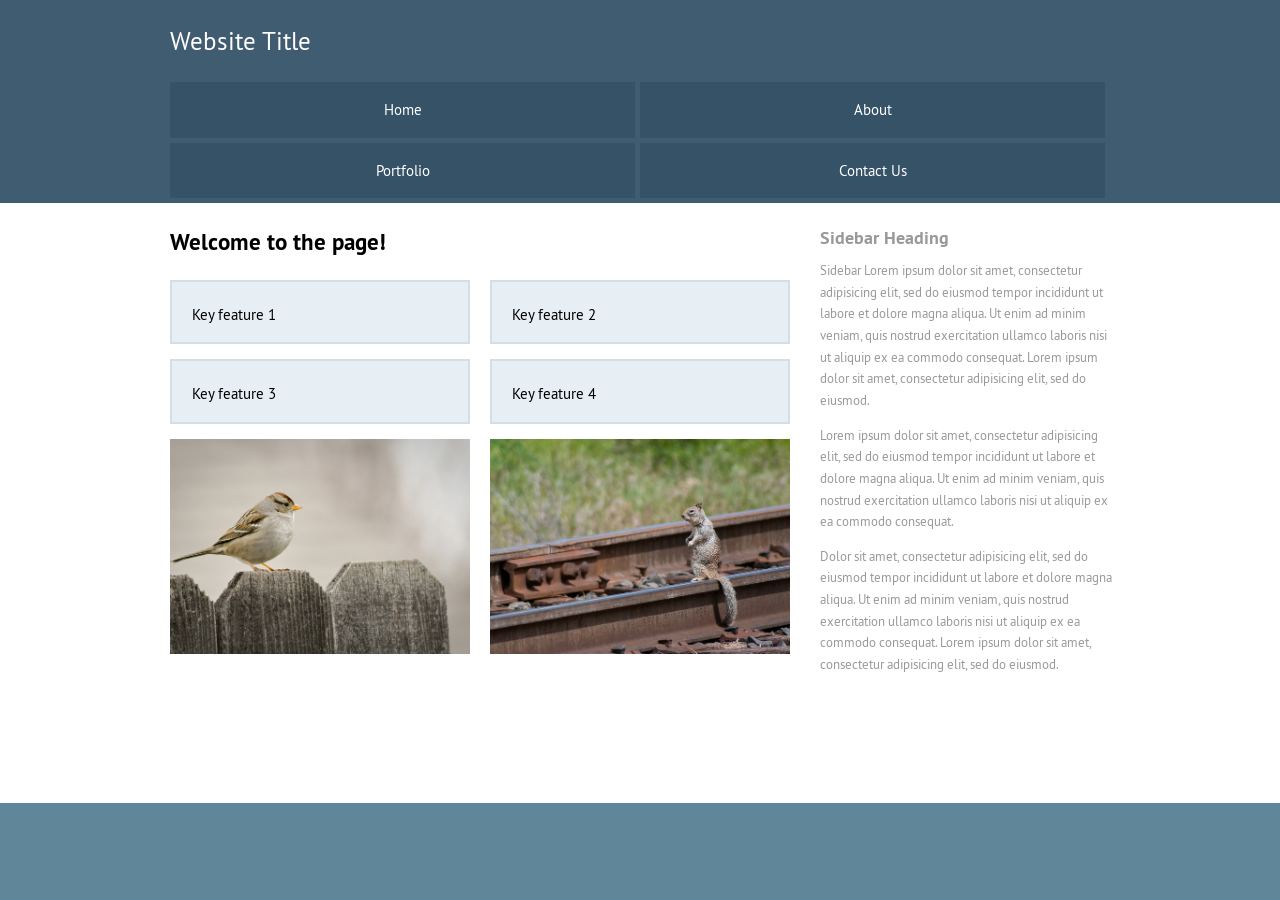
<file: hw11/index.html>
<!DOCTYPE html>
<html>

<head>
	<meta charset="utf-8">
	<title>Learning RWD</title>
	<meta name="viewport" content="width=device-width, initial-scale=1">
	<link rel="stylesheet" href="css/normalize.css">
	<link rel="stylesheet" href="css/style.css">
</head>

<body>

	<header class="header section">
		<div class="container">

			<h1 class="header__title">Website Title</h1>
			<p class="header__slogan show-large">Website slogan included here.</p>

			<nav class="nav">
				<ul class="nav__list">
					<li class="nav__item"><a class="nav__link" href="#">Home</a></li>
					<li class="nav__item"><a class="nav__link" href="#">About</a></li>
					<li class="nav__item"><a class="nav__link" href="#">Portfolio</a></li>
					<li class="nav__item show-large"><a class="nav__link" href="#">FAQs</a></li>
					<li class="nav__item show-large"><a class="nav__link" href="#">Links</a></li>
					<li class="nav__item"><a class="nav__link" href="#">Contact Us</a></li>
				</ul>
			</nav>
		</div><!-- /container -->

	</header>

	<div class="content-area section">
		<div class="container">
		
		<div class="row">
			<div class="col col-md-8">
				

		<h2>Welcome to the page!</h2>
		<div class="row">
				<div class="col col-sm-6">
					<div class="box-a">
						<p>Key feature 1</p>
					</div>
				</div>
				<div class="col col-sm-6">
					<div class="box-a">
						<p>Key feature 2</p>
					</div>
				</div>
				<div class="col col-sm-6">
					<div class="box-a">
						<p>Key feature 3</p>
					</div>
				</div>
				<div class="col col-sm-6">
					<div class="box-a">
						<p>Key feature 4</p>
					</div>
				</div>
			</div>

			<!-- row -->
			<div class="row">

				<!-- col -->
				<div class="col col-xs-6">
					<img src="images/bird.jpg">
				</div><!-- /col -->

				<!-- col -->
				<div class="col col-xs-6">
					<img src="images/squirrel.jpg">
				</div><!-- /col -->

			</div><!-- /row -->
		</div>

			<div class="sidebar col-md-4">
				<h3>Sidebar Heading</h3>
				<p>Sidebar Lorem ipsum dolor sit amet, consectetur adipisicing elit, sed do eiusmod tempor incididunt ut labore et
					dolore magna aliqua. Ut enim ad minim veniam, quis nostrud exercitation ullamco laboris nisi ut aliquip ex ea
					commodo consequat. Lorem ipsum dolor sit amet, consectetur adipisicing elit, sed do eiusmod.</p>

				<p>Lorem ipsum dolor sit amet, consectetur adipisicing elit, sed do eiusmod tempor incididunt ut labore et dolore
					magna aliqua. Ut enim ad minim veniam, quis nostrud exercitation ullamco laboris nisi ut aliquip ex ea commodo
					consequat.</p>

				<p>Dolor sit amet, consectetur adipisicing elit, sed do eiusmod tempor incididunt ut labore et dolore magna aliqua.
					Ut enim ad minim veniam, quis nostrud exercitation ullamco laboris nisi ut aliquip ex ea commodo consequat. Lorem
					ipsum dolor sit amet, consectetur adipisicing elit, sed do eiusmod.</p>
			</div>
		</div><!-- /container -->

	</div>

	<footer class="footer">
		<p>&copy; 2018 - This is the footer.</p>
	</footer>


</body>

</html>
</file>
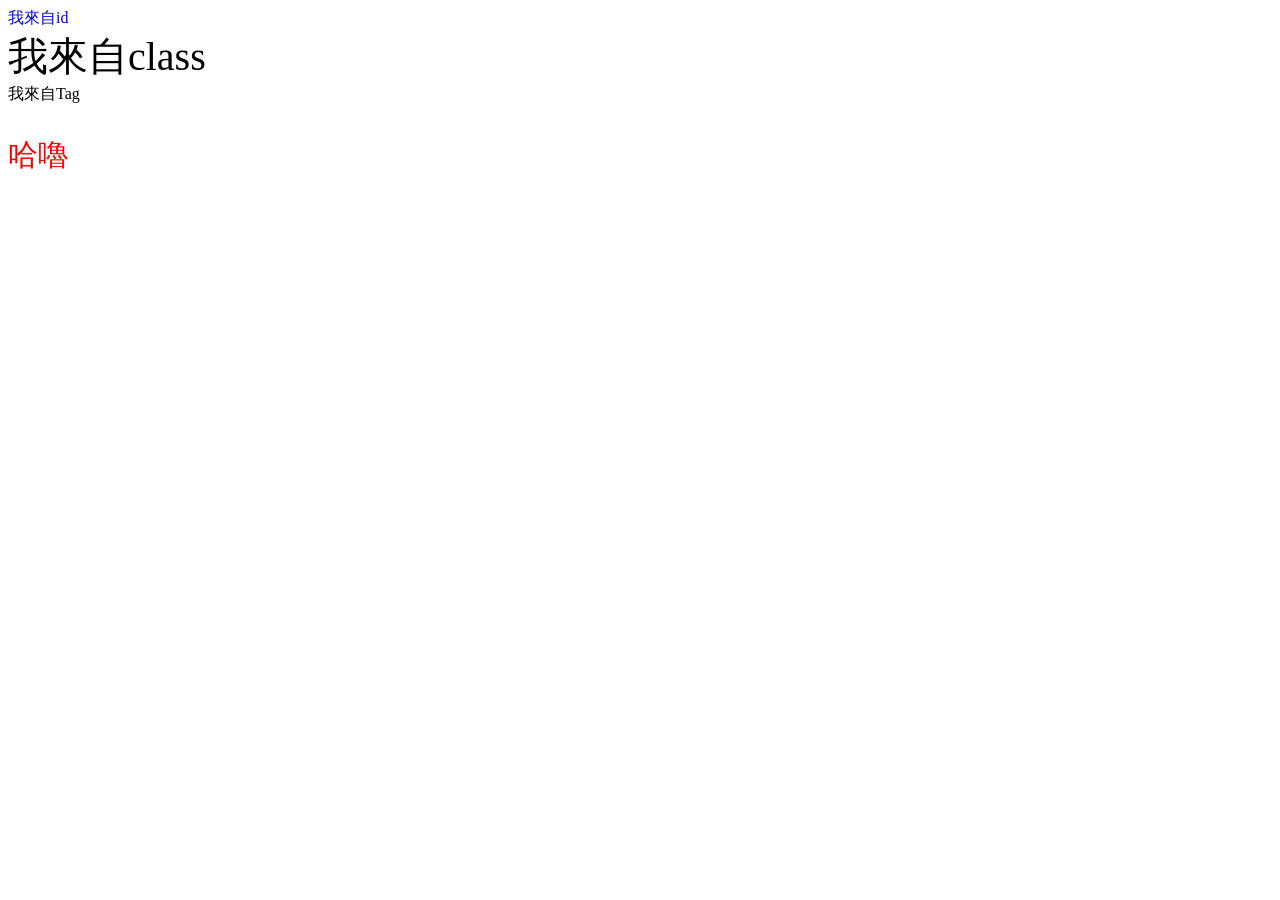
<file: hw3/index.html>
<!DOCTYPE html>
<html>
<head>
	<meta charset="utf-8">
		<title>咕咕嘎嘎</title>
</head>
	
<body>
	<div id="byid"></div>
	<div class="byClass"></div>
	<div></div>
	<p></p>

<script type="text/javascript" src="js/script.js"></script>
</body>
</html>
</file>
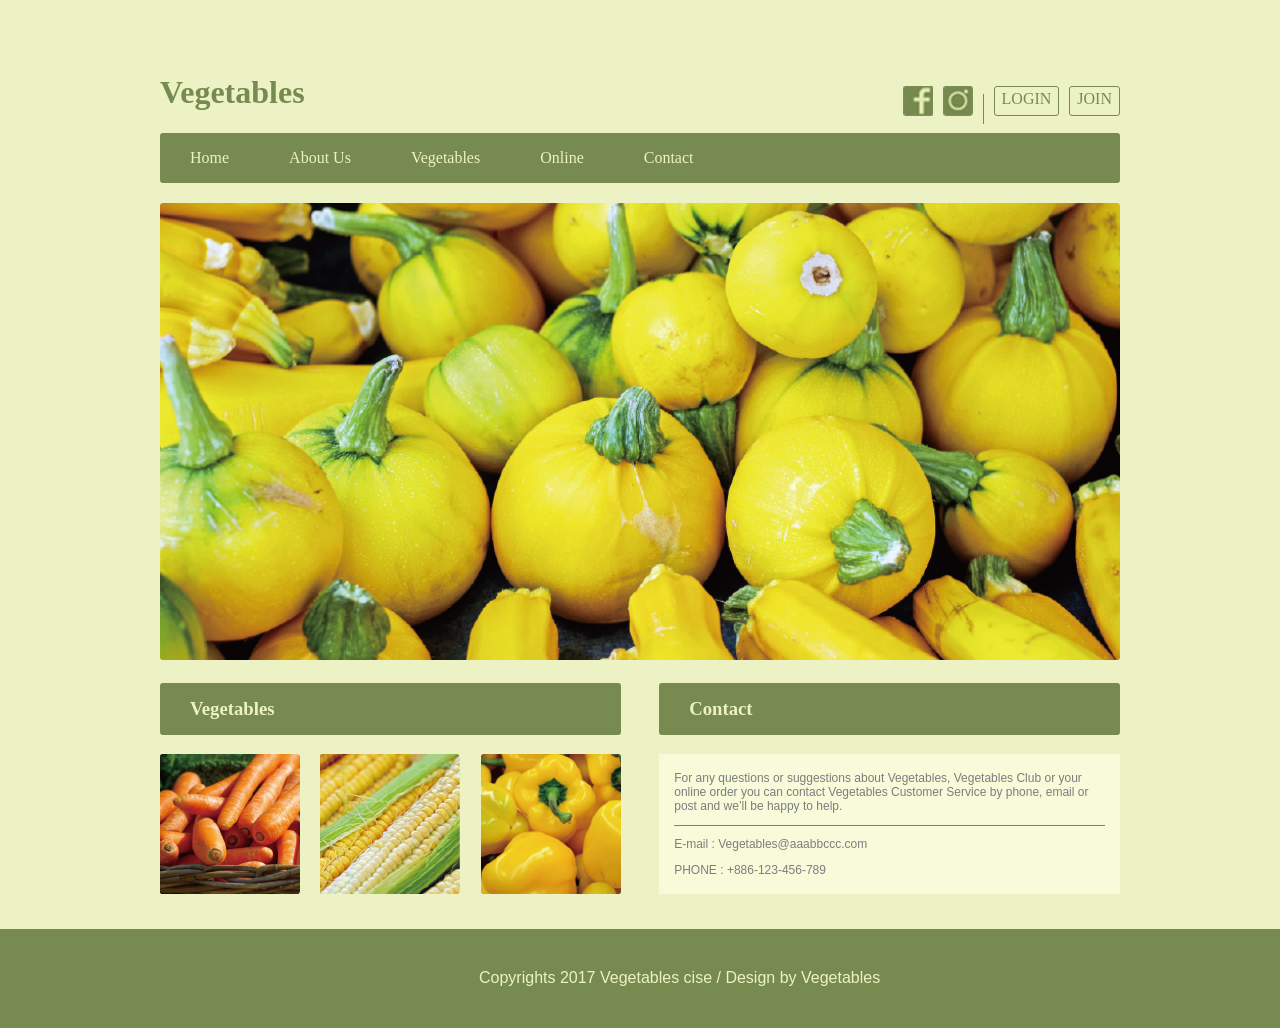
<file: hw4/index.html>
<!DOCTYPE html>
<html>
<head>
	<meta charset="utf-8">
		<title>網頁設計hw4</title>
		<link rel="stylesheet" type="text/css" href="css/style.css">
</head>

<!--設定背景顏色-->	
<body style="background-color:#EDF2C5;">
<div class="all">

<header>
<div class="header">

	<div class="headleft">
		<h1>Vegetables</h1>
	</div>

	<div class="headright">
		<img src="img/btn_facebook.png" class="icon">
		<img src="img/btn_instagram.png" class="icon">
		<hr class="line1">
		<a href="#" class="button">LOGIN</a>
		<a href="#" class="button">JOIN</a>
	</div>	

</div>	

		<nav class="nav">
        	<ul class="nav-list">
            	<li class="nav-list-item">
                	<a href="#" class="nav-list-item-link">Home</a>
            	</li>
            	<li class="nav-list-item">
                	<a href="#" class="nav-list-item-link">About Us</a>
            	</li>
            	<li class="nav-list-item">
                	<a href="#" class="nav-list-item-link">Vegetables</a>
            	</li>
            	<li class="nav-list-item">
                	<a href="#" class="nav-list-item-link">Online</a>
            	</li>
            	<li class="nav-list-item">
                	<a href="#" class="nav-list-item-link">Contact</a>
            	</li>
          	</ul>
     	</nav>
</header>

<div class="banner">
	<!--加入大圖-->
	<img src="img/img_main_pumpkin.png" class="pumpkin">
</div>

	<!--大圖下面的內容-->
	<div class="content">
		<!--左邊區塊內容-->
		<article class="leftcontent">
				<h3 class="contenthead">Vegetables</h3>
		<!--左邊區塊三張小圖-->
			<div class="leftimg">
				<img src="img/img_vegetables_carrot.png">
				<img src="img/img_vegetables_corn.png">
				<img src="img/img_vegetables_pepper.png">
			</div>
		</article>


		<!--右邊區塊內容-->
		<div class="rightcontent">
			<h3 class="contenthead">Contact</h3>
			<div class="rightcolor">
				<p class="rightword1">For any questions or suggestions about Vegetables, Vegetables Club or your online order you can contact Vegetables Customer Service by phone, email or post and we’ll be happy to help.</p>
				<hr class="line2">
				<p class="rightword2">E-mail : Vegetables@aaabbccc.com</p>	
				<p class="rightword2">PHONE : +886-123-456-789</p>
			</div>
		</div>

	</div>
</div>

<footer>
	<div class="footer">
		<p class="footerword">Copyrights 2017 Vegetables cise / Design by Vegetables</p>
	</div>
</footer>


</body>


</html>
</file>
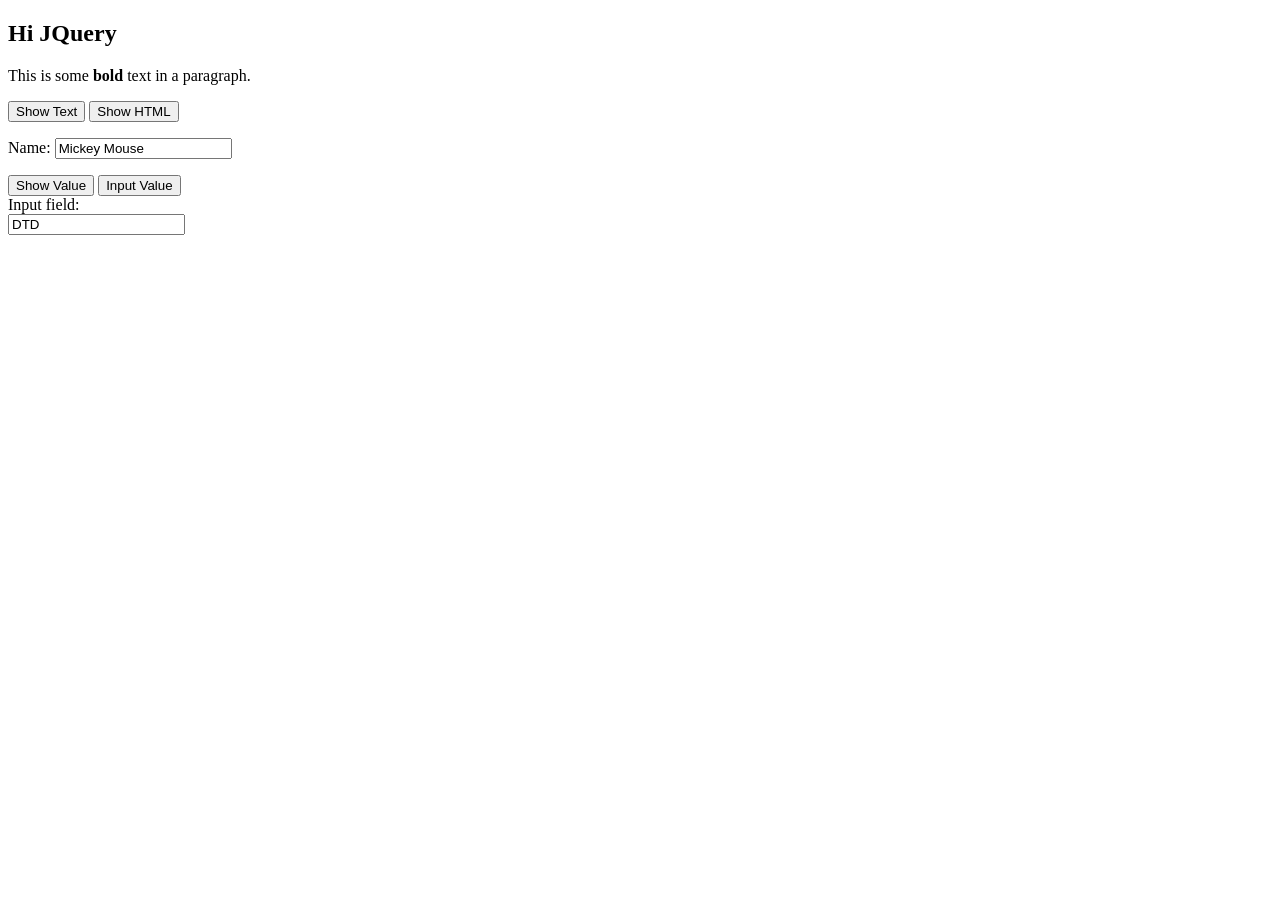
<file: hw5/index.html>
<!DOCTYPE html>
<html>
<head>
	<meta charset="utf-8">
		<title>JQuery</title>
	

<script src="js/jquery-3.6.0.min.js"></script>
<link rel="stylesheet" type="text/css" href="css/style.css">
<script type="text/javascript" >
$(document).ready(function(){
/*$('h2').css('color', 'green')
$('h2').css('fontSize', '40px');*/

/*$('h2').css('color', 'green').css('fontSize', '40px');*/

//點擊切換圖片顏色
	/*$('#dtd').css('background-color', 'red');
	$('#dtd').click(function(){
		$('#dtd').css('background-color', 'green');
	});

});*/

	/*$("#btn1").click(function(){
		alert("Text: " + $("#test").text());	
	});
	$("#btn2").click(function(){
		alert("HTML: " + $("#test").html());
	});
});*/

	$(document).ready(function(){
	$("#btn1 ").click(function(){
		alert("Value: " + $("#test2").val());
	});
	$("#btn2 ").click(function(){
	$("#test2").val("DTD");
	});
});
</script>
</head>
	
<body>

<h2>Hi JQuery</h2>
<!--<div id="dtd"><img src="images/111.jpg">Hi jQuery</div>-->
<p id="test">This is some <b>bold</b> text in a paragraph.</p>
<button id="btn1">Show Text</button>
<button id="btn2">Show HTML</button>
<p>Name: <input type="text" id="test2" value="Mickey Mouse"></p>
<button id="btn1">Show Value</button>
<button id="btn2">Input Value</button><br>
Input field: <br>
<input type="text" id="test3" value="DTD">
</body>
</html>
</file>
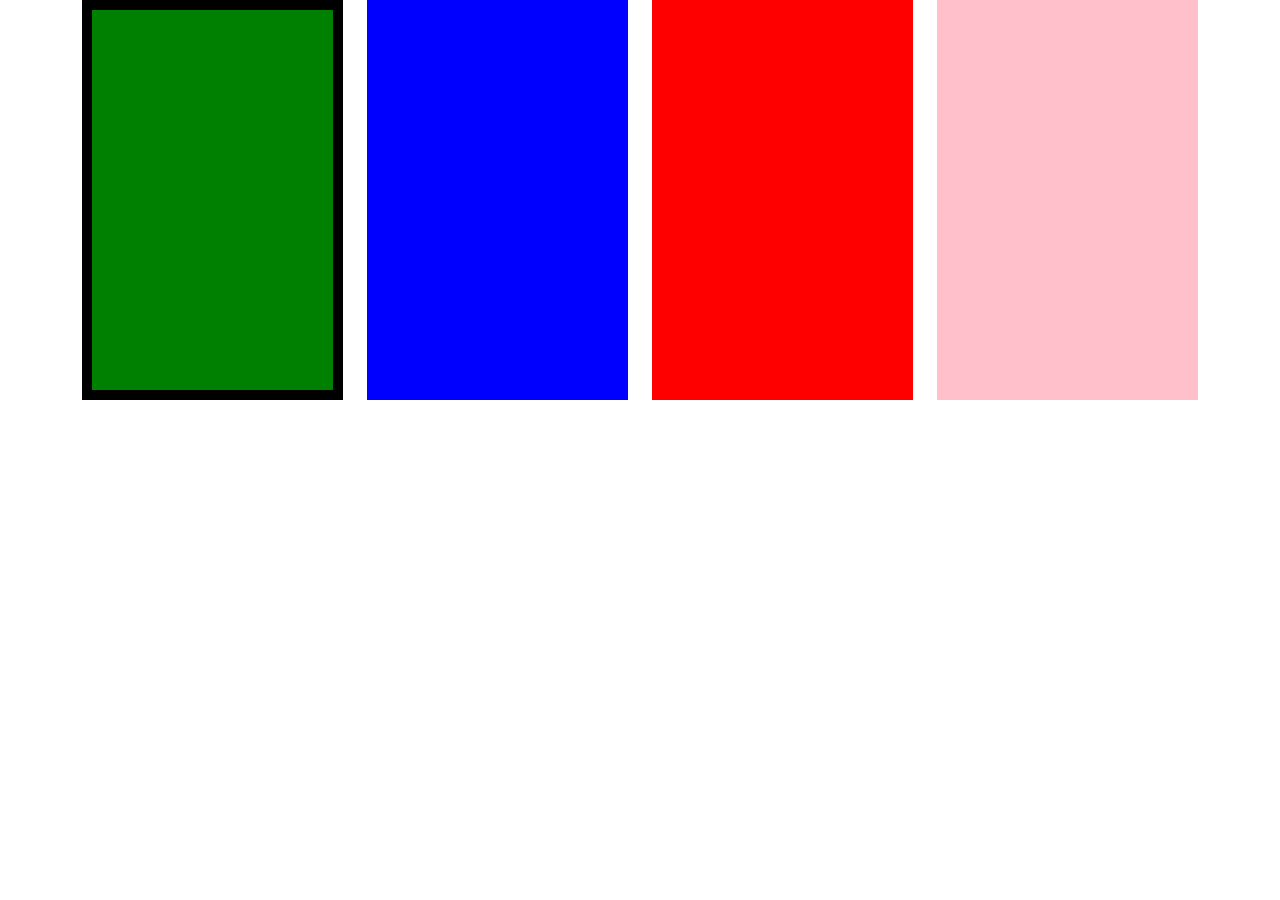
<file: hw6/index.html>
<!DOCTYPE html>
<html>
<head>
	<meta charset="utf-8">
		<title>hw6</title>
	<!--手機版縮放-->	
	<meta name="viewport" content="width=device-width, initial-scale=1">	
	<!--css連結-->	
	<link href="css/style.css" rel="stylesheet">
	<link href="css/bootstrap.min.css" rel="stylesheet">

</head>

<body>
	<!--1080px-->
	<div class="container">
		<div class="row">

		<!--md是medium 720px，sm是small 540ox-->
			<div class="col-md-3 col-sm-12 col-12">
				<div class="box1"></div>
			</div>
			<div class="col-md-3 col-sm-12 col-12">
				<div class="box2"></div>
			</div>
			<div class="col-md-3 col-sm-6 col-12">
				<div class="box3"></div>
			</div>
			<div class="col-md-3 col-sm-6 col-12">
				<div class="box4"></div>
			</div>
		</div>
	</div>	
	
	<!--js連結-->
	<script src="js/jquery-3.6.0.min.js"></script>
	<script src="js/bootstrap.min.js"></script>
</body>

</html>
</file>
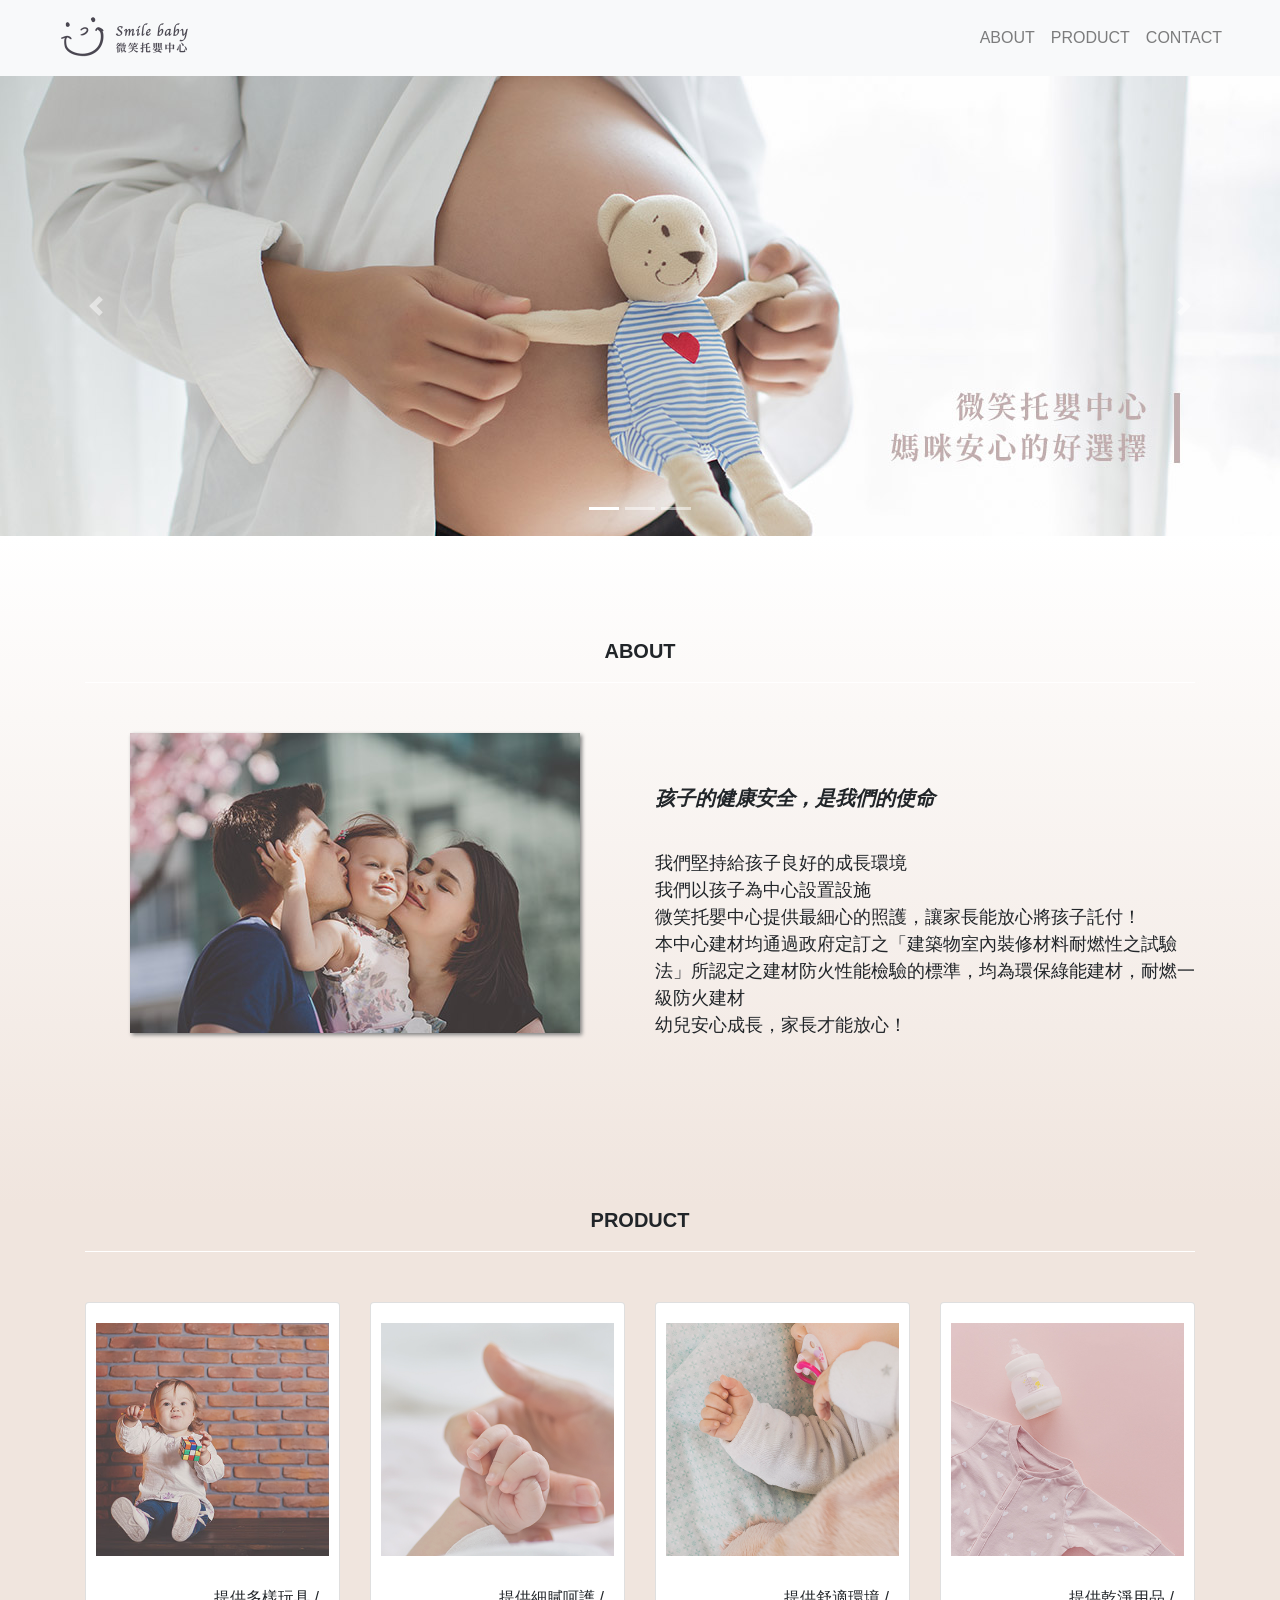
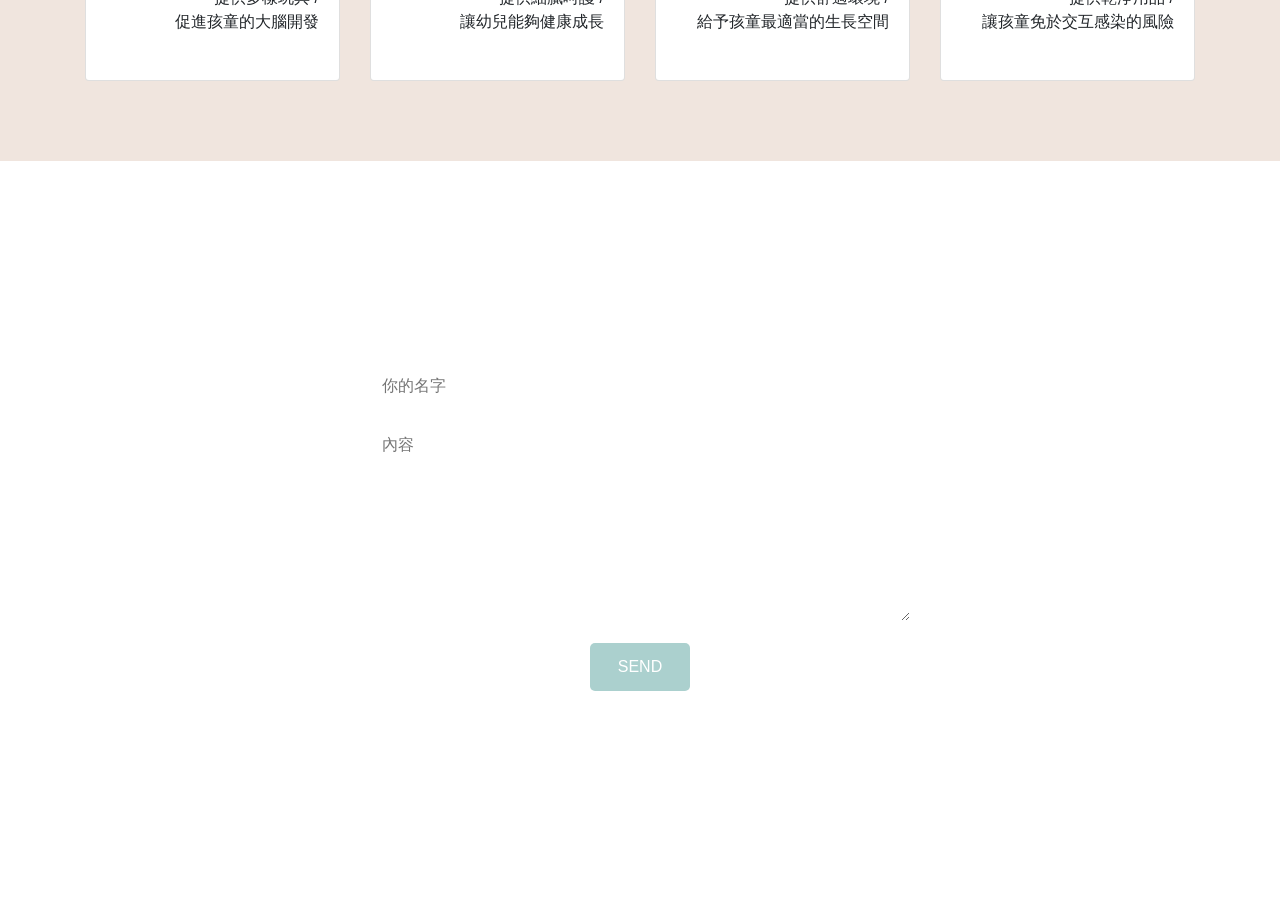
<file: hw6_2_Bootstrap/index.html>
<!DOCTYPE html>
<html lang="zh-TW">
<head>
	<meta charset="UTF-8">
	<!-- 手機版縮放 -->
	<meta name="viewport" content="width=device-width, initial-scale=1" >
	<title>台灣新勢力</title>
	<!-- css連結 -->
	<link href="css/style.css" rel="stylesheet">
	<link href="css/bootstrap.min.css" rel="stylesheet">

</head>
<body>
<!-- html-->
<nav class="navbar navbar-expand-lg navbar-light bg-light fixed-top">
<a class="navbar-brand" href="#"><img src="img/logo.png" alt=""></a>
  <button class="navbar-toggler" type="button" data-toggle="collapse" data-target="#navbarSupportedContent" aria-controls="navbarSupportedContent" aria-expanded="false" aria-label="Toggle navigation">
  	<span class="navbar-toggler-icon"></span>
  </button>

  <div class="collapse navbar-collapse" id="navbarSupportedContent">
    <ul class="navbar-nav ml-auto">
      <li class="nav-item"><a class="nav-link" href="#section1">ABOUT</a></li>
      <li class="nav-item"><a class="nav-link" href="#section2">PRODUCT</a></li>
      <li class="nav-item"><a class="nav-link" href="#section3">CONTACT</a></li>
    </ul>
  </div>
</nav>

<div class="banner">
	<!-- 輪播順序 -->
	<div id="carouselExampleIndicators" class="carousel slide" data-ride="carousel">
	  <ol class="carousel-indicators">
	    <li data-target="#carouselExampleIndicators" data-slide-to="0" class="active"></li>
	    <li data-target="#carouselExampleIndicators" data-slide-to="1"></li>
	    <li data-target="#carouselExampleIndicators" data-slide-to="2"></li>
	  </ol>
	  <!-- 輪播內容 -->
	  <div class="carousel-inner">
	    <div class="carousel-item">
	      <img src="img/banner_1.jpg" class="d-block w-100" alt="...">
	    </div>
	    <div class="carousel-item active">
	      <img src="img/banner_2.jpg" class="d-block w-100" alt="...">
	    </div>
	    <div class="carousel-item">
	      <img src="img/banner_3.jpg" class="d-block w-100" alt="...">
	    </div>
	  </div>
	  <!-- 左右箭頭 -->
	  <a class="carousel-control-prev" href="#carouselExampleIndicators" role="button" data-slide="prev">
	    <span class="carousel-control-prev-icon" aria-hidden="true"></span>
	    <span class="sr-only">Previous</span>
	  </a>
	  <a class="carousel-control-next" href="#carouselExampleIndicators" role="button" data-slide="next">
	    <span class="carousel-control-next-icon" aria-hidden="true"></span>
	    <span class="sr-only">Next</span>
	  </a>
	</div>
</div>	

<!--建立row-->
<div class="about" id="section1">
	<div class="container ">
		<div class="row">
			<div class="col-12">
				<p class="title text-center">ABOUT</p>
				<hr class="title_line">
			</div>
		</div>
		<div class="row">
			<div class="col-md-6 text-center">
				<img src="img/about.jpg">
			</div>
			<div class="col-md-6 story">
				<span>孩子的健康安全，是我們的使命</span>
				<br>
				<p>	我們堅持給孩子良好的成長環境<br>
					我們以孩子為中心設置設施<br>
					微笑托嬰中心提供最細心的照護，讓家長能放心將孩子託付！<br>
					本中心建材均通過政府定訂之「建築物室內裝修材料耐燃性之試驗法」所認定之建材防火性能檢驗的標準，均為環保綠能建材，耐燃一級防火建材<br>
					幼兒安心成長，家長才能放心！</p>
			</div>
		</div>
	</div>
</div>

<!--範例6-->
<div class="product" id="section2">
	<div class="container">
		<div class="row">
			<div class="col-12">
				<p class="title text-center">PRODUCT</p>
				<hr class="title_line">
			</div>
		</div>
		<div class="row">
			<div class="col-md-3">
				<div class="card">
					<img src="img/product_1.jpg">
					<p class="product_name text-right">提供多樣玩具 /<br>促進孩童的大腦開發</p>
				</div>
			</div>
			<div class="col-md-3">
				<div class="card">
					<img src="img/product_2.jpg">
					<p class="product_name text-right">提供細膩呵護 / <br>讓幼兒能夠健康成長</p>
				</div>
			</div>
			<div class="col-md-3">
				<div class="card">
					<img src="img/product_3.jpg">
					<p class="product_name text-right">提供舒適環境 / <br>給予孩童最適當的生長空間</p>
				</div>
			</div>
			<div class="col-md-3">
				<div class="card">
					<img src="img/product_4.jpg">
					<p class="product_name text-right">提供乾淨用品 / <br>讓孩童免於交互感染的風險</p>
				</div>
			</div>
		</div>
	</div>
</div>

<!--範例7-->
<div class="contact" id="section3">
	<div class="container">
		<div class="row">
			<div class="col-12">
				<div>
					<p class="title text-center">CONTACT</p>
					<hr class="title_line">
				</div>
				<div class="form">
					<div>
						<input type="text" placeholder="你的名字">
					</div>
					<div>
						<textarea placeholder="內容"></textarea>
					</div>
					<div class="text-center"><input type="submit" value="SEND"></div>
				</div>	
			</div>
		</div>
	</div>
</div>

	<!-- JS連結 -->
	<script src="js/jQuery.js"></script>
	<script src="js/bootstrap.min.js"></script>
</body>
</html>
</file>
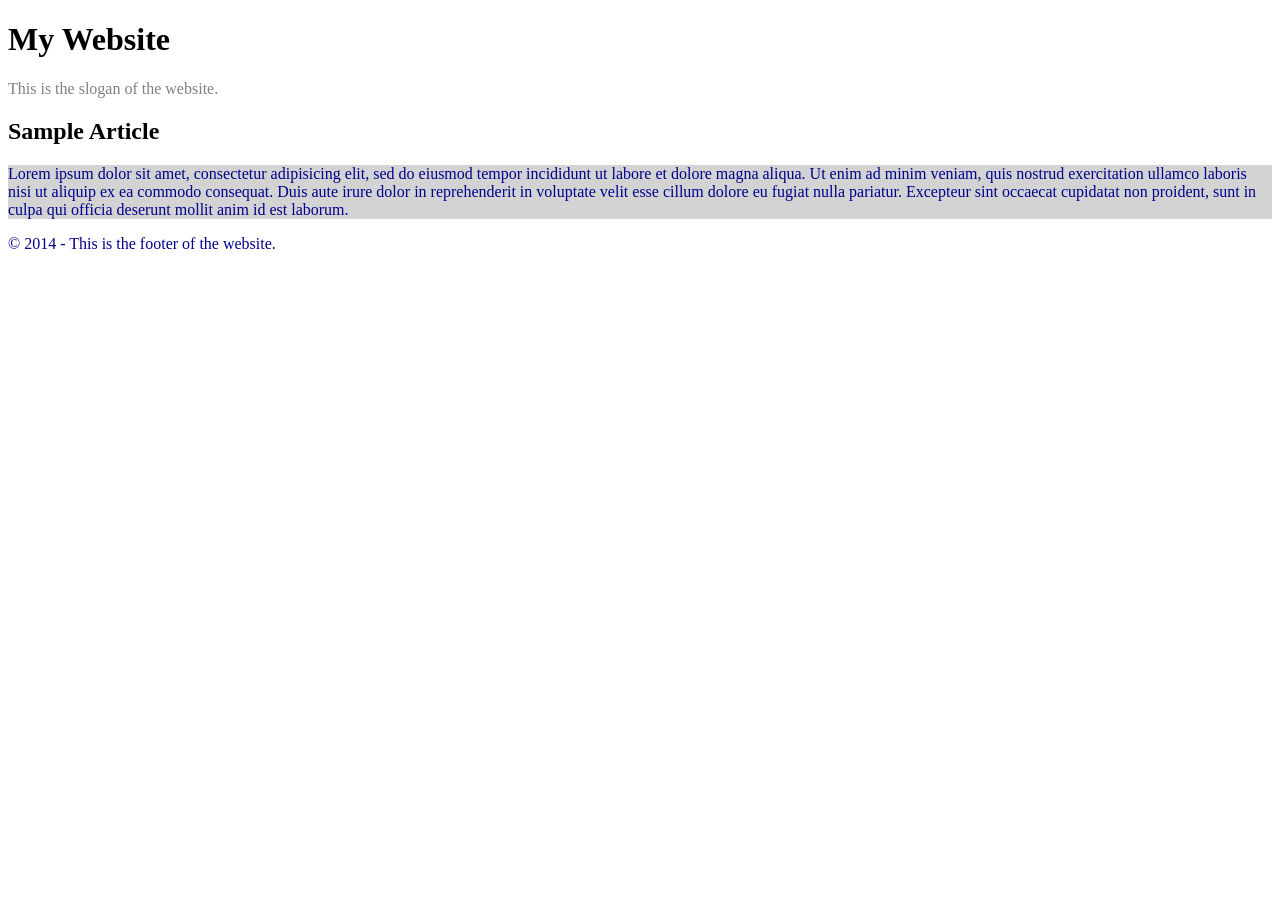
<file: hw2/C2_Selector/index.html>
<!DOCTYPE html>
<html>

<head>
	<meta charset="utf-8">
	<title>Homepage</title>
	<link rel="stylesheet" href="css/style.css">
</head>

<body>
	<header>
		<h1>My Website</h1>
		<p>This is the slogan of the website.</p>
	</header>
	<article>
		<header>
			<h2>Sample Article</h2>
		</header>
		<div class="article-body">
			<p>Lorem ipsum dolor sit amet, consectetur adipisicing elit, sed do eiusmod tempor incididunt ut labore et dolore magna aliqua. Ut enim ad minim veniam, quis nostrud exercitation ullamco laboris nisi ut aliquip ex ea commodo consequat. Duis aute irure dolor in reprehenderit in voluptate velit esse cillum dolore eu fugiat nulla pariatur. Excepteur sint occaecat cupidatat non proident, sunt in culpa qui officia deserunt mollit anim id est laborum.</p>
		</div>
		<footer id="footer-p">
			<p>&copy; 2014 - This is the footer of the website.</p>
		</footer>
	</article>
</body>

</html>
</file>
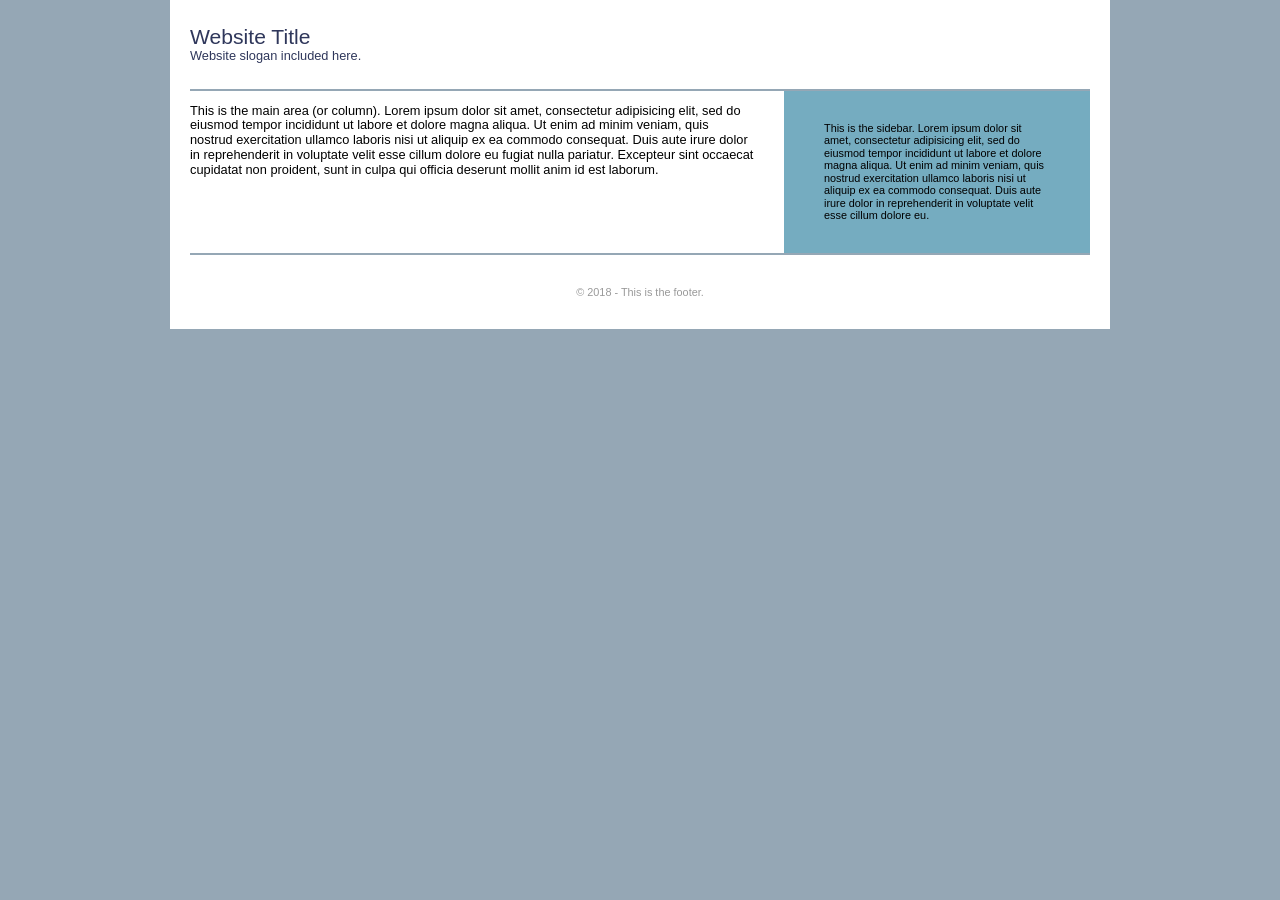
<file: hw2/D4_Styling/index.html>
<!DOCTYPE html>
<html>

<head>
	<meta charset="utf-8">
	<title>Learning Flex</title>
	<link rel="stylesheet" href="css/normalize.css">
	<link rel="stylesheet" href="css/style.css">
</head>

<body>
	<div class="container">
		<header class="header">
			<h1 class="header-title">Website Title</h1>
			<p class="header-slogan">Website slogan included here.</p>
		</header>

		<div class="content-area">
			<article class="main-area">
				<p>
					This is the main area (or column). Lorem ipsum dolor sit amet, consectetur adipisicing elit, sed do eiusmod tempor
					incididunt ut labore et dolore magna aliqua. Ut enim ad minim veniam, quis nostrud exercitation ullamco laboris
					nisi
					ut aliquip ex ea commodo consequat. Duis aute irure dolor in reprehenderit in voluptate velit esse cillum dolore
					eu
					fugiat nulla pariatur. Excepteur sint occaecat cupidatat non proident, sunt in culpa qui officia deserunt mollit
					anim id est laborum.
				</p>
			</article> <!-- article -->

			<aside class="sidebar">
				<p>
					This is the sidebar. Lorem ipsum dolor sit amet, consectetur adipisicing elit, sed do eiusmod tempor incididunt ut
					labore et dolore magna aliqua. Ut enim ad minim veniam, quis nostrud exercitation ullamco laboris nisi ut aliquip
					ex
					ea commodo consequat. Duis aute irure dolor in reprehenderit in voluptate velit esse cillum dolore eu.
				</p>
			</aside><!-- sidebar -->
		</div>

		<footer class="footer">
			<p>&copy; 2018 - This is the footer.</p>
		</footer>
	</div>

</body>

</html>
</file>
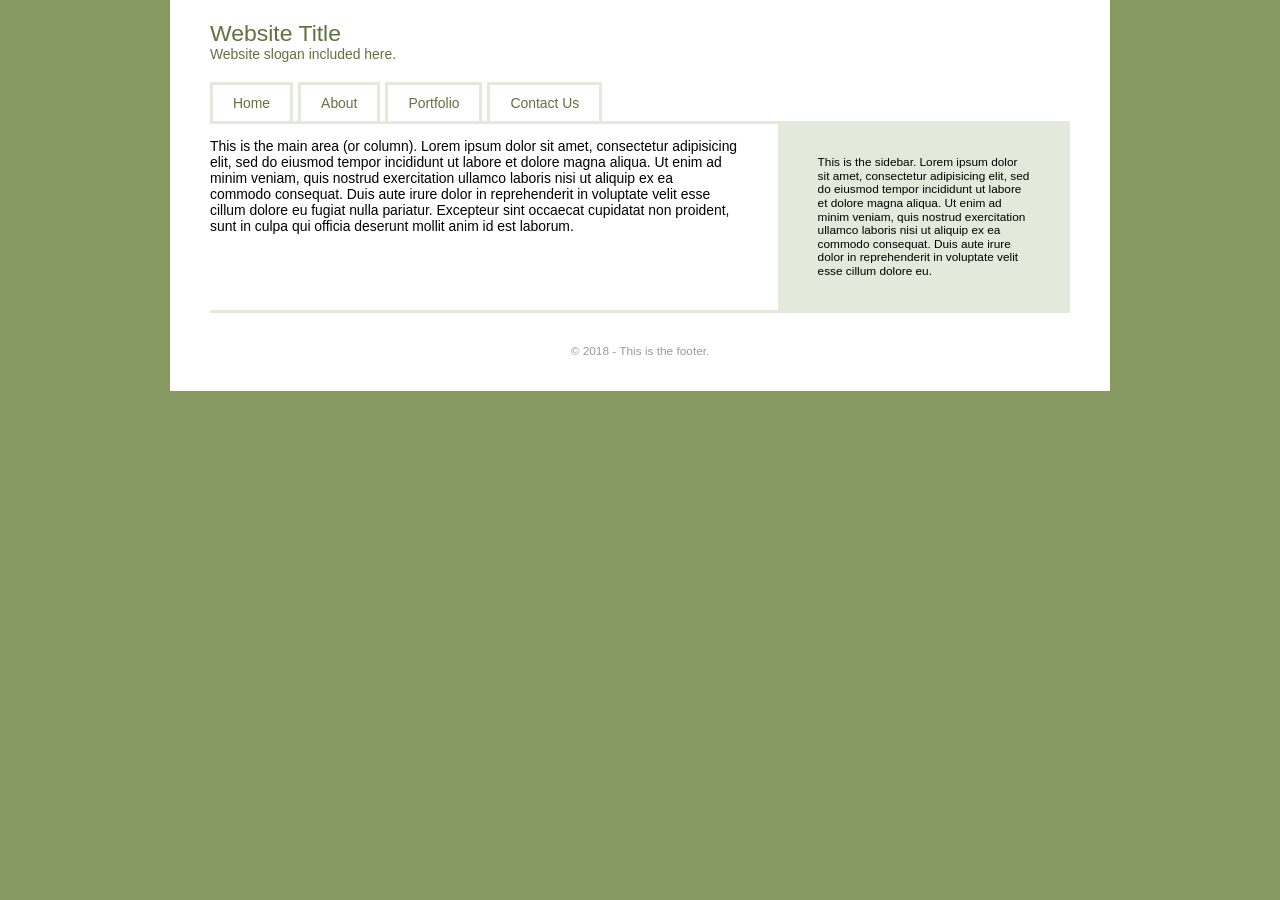
<file: hw2/D5_StyleNav/index.html>
<!DOCTYPE html>
<html>

<head>
	<meta charset="utf-8">
	<title>Learning Flex</title>
	<link rel="stylesheet" href="css/normalize.css">
	<link rel="stylesheet" href="css/style.css">
</head>

<body>
	<div class="container">
		<header class="header">
			<h1 class="header-title">Website Title</h1>
			<p class="header-slogan">Website slogan included here.</p>
			<nav class="nav">
				<ul class="nav-list">
					<li class="nav-list-item">
						<a href="#" class="nav-list-item-link">Home</a>
					</li>
					<li class="nav-list-item">
						<a href="#" class="nav-list-item-link">About</a>
					</li>
					<li class="nav-list-item">
						<a href="#" class="nav-list-item-link">Portfolio</a>
					</li>
					<li class="nav-list-item">
						<a href="#" class="nav-list-item-link">Contact Us</a>
					</li>
				</ul>
			</nav>
		</header>

		<div class="content-area">
			<article class="main-area">
				<p>
					This is the main area (or column). Lorem ipsum dolor sit amet, consectetur adipisicing elit, sed do eiusmod tempor
					incididunt ut labore et dolore magna aliqua. Ut enim ad minim veniam, quis nostrud exercitation ullamco laboris
					nisi
					ut aliquip ex ea commodo consequat. Duis aute irure dolor in reprehenderit in voluptate velit esse cillum dolore
					eu
					fugiat nulla pariatur. Excepteur sint occaecat cupidatat non proident, sunt in culpa qui officia deserunt mollit
					anim id est laborum.
				</p>
			</article> <!-- article -->

			<aside class="sidebar">
				<p>
					This is the sidebar. Lorem ipsum dolor sit amet, consectetur adipisicing elit, sed do eiusmod tempor incididunt ut
					labore et dolore magna aliqua. Ut enim ad minim veniam, quis nostrud exercitation ullamco laboris nisi ut aliquip
					ex
					ea commodo consequat. Duis aute irure dolor in reprehenderit in voluptate velit esse cillum dolore eu.
				</p>
			</aside><!-- sidebar -->
		</div>

		<footer class="footer">
			<p>&copy; 2018 - This is the footer.</p>
		</footer>
	</div>

</body>

</html>
</file>
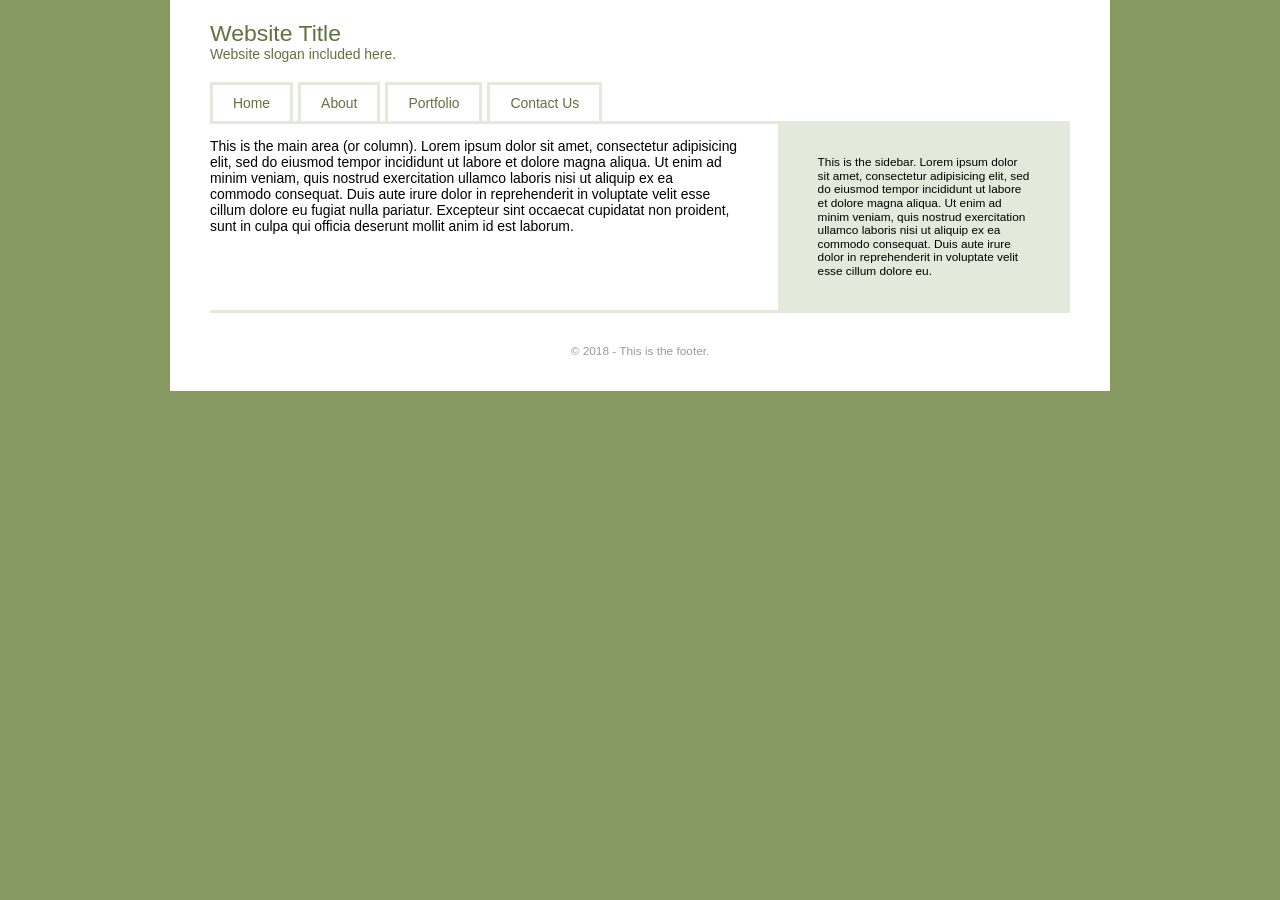
<file: hw2/D7_DropDownNav/index.html>
<!DOCTYPE html>
<html>

<head>
	<meta charset="utf-8">
	<title>Learning Flex</title>
	<link rel="stylesheet" href="css/normalize.css">
	<link rel="stylesheet" href="css/style.css">
</head>

<body>
	<div class="container">
		<header class="header">
			<h1 class="header-title">Website Title</h1>
			<p class="header-slogan">Website slogan included here.</p>
			<nav class="nav">
				<ul class="nav-list">
					<li class="nav-list-item">
						<a href="#" class="nav-list-item-link">Home</a>
					</li>
					<li class="nav-list-item">
						<a href="#" class="nav-list-item-link">About</a>
						<ul class="nav-sublist">
							<li class="nav-list-item"><a href="#" class="nav-list-item-link">Sub Link 1</a></li>
							<li class="nav-list-item"><a href="#" class="nav-list-item-link">Sub Link 2</a></li>
							<li class="nav-list-item"><a href="#" class="nav-list-item-link">Sub Link 3</a></li>
							<li class="nav-list-item"><a href="#" class="nav-list-item-link">Sub Link 4</a></li>
							<li class="nav-list-item"><a href="#" class="nav-list-item-link">Sub Link 5</a></li>
							<li class="nav-list-item"><a href="#" class="nav-list-item-link">Sub Link 6</a></li>
						</ul>
					</li>
					<li class="nav-list-item">
						<a href="#" class="nav-list-item-link">Portfolio</a>
						<ul class="nav-sublist">
							<li class="nav-list-item"><a href="#" class="nav-list-item-link">Portfolio 1</a></li>
							<li class="nav-list-item"><a href="#" class="nav-list-item-link">Portfolio 2</a></li>
							<li class="nav-list-item"><a href="#" class="nav-list-item-link">Portfolio 3</a></li>
							<li class="nav-list-item"><a href="#" class="nav-list-item-link">Portfolio 4</a></li>
						</ul>
					</li>
					<li class="nav-list-item">
						<a href="#" class="nav-list-item-link">Contact Us</a>
					</li>
				</ul>
			</nav>
		</header>

		<div class="content-area">
			<article class="main-area">
				<p>
					This is the main area (or column). Lorem ipsum dolor sit amet, consectetur adipisicing elit, sed do eiusmod tempor
					incididunt ut labore et dolore magna aliqua. Ut enim ad minim veniam, quis nostrud exercitation ullamco laboris
					nisi
					ut aliquip ex ea commodo consequat. Duis aute irure dolor in reprehenderit in voluptate velit esse cillum dolore
					eu
					fugiat nulla pariatur. Excepteur sint occaecat cupidatat non proident, sunt in culpa qui officia deserunt mollit
					anim id est laborum.
				</p>
			</article> <!-- article -->

			<aside class="sidebar">
				<p>
					This is the sidebar. Lorem ipsum dolor sit amet, consectetur adipisicing elit, sed do eiusmod tempor incididunt ut
					labore et dolore magna aliqua. Ut enim ad minim veniam, quis nostrud exercitation ullamco laboris nisi ut aliquip
					ex
					ea commodo consequat. Duis aute irure dolor in reprehenderit in voluptate velit esse cillum dolore eu.
				</p>
			</aside><!-- sidebar -->
		</div>

		<footer class="footer">
			<p>&copy; 2018 - This is the footer.</p>
		</footer>
	</div>

</body>

</html>
</file>
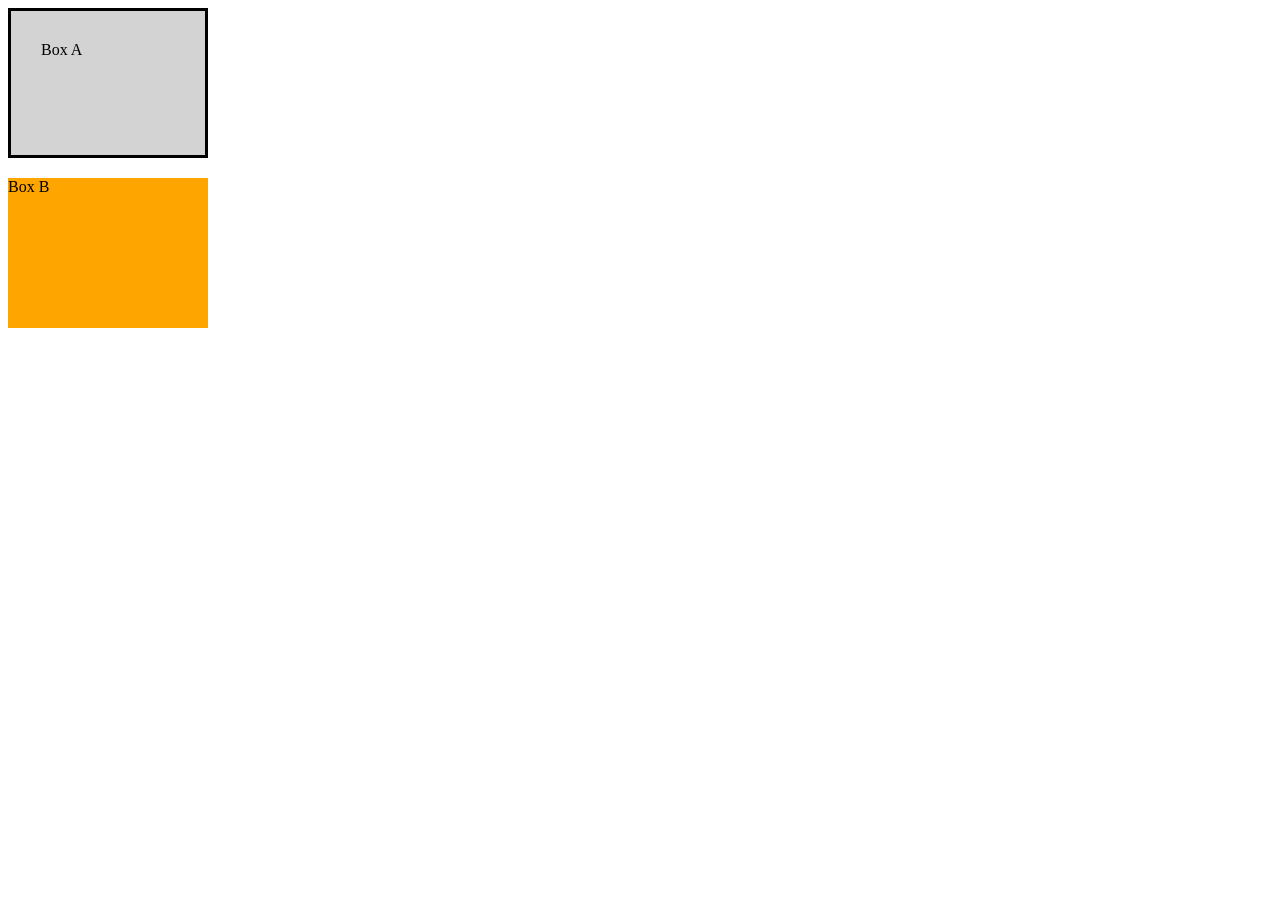
<file: hw2/C3_BoxModel/Finished/index.html>
<!DOCTYPE html>
<html>

<head>
	<meta charset="utf-8">
	<title>BoxModel</title>
	<link rel="stylesheet" href="css/style.css">
</head>

<body>

	<div class="box-a">Box A</div>
	<div class="box-b">Box B</div>

</body>

</html>
</file>
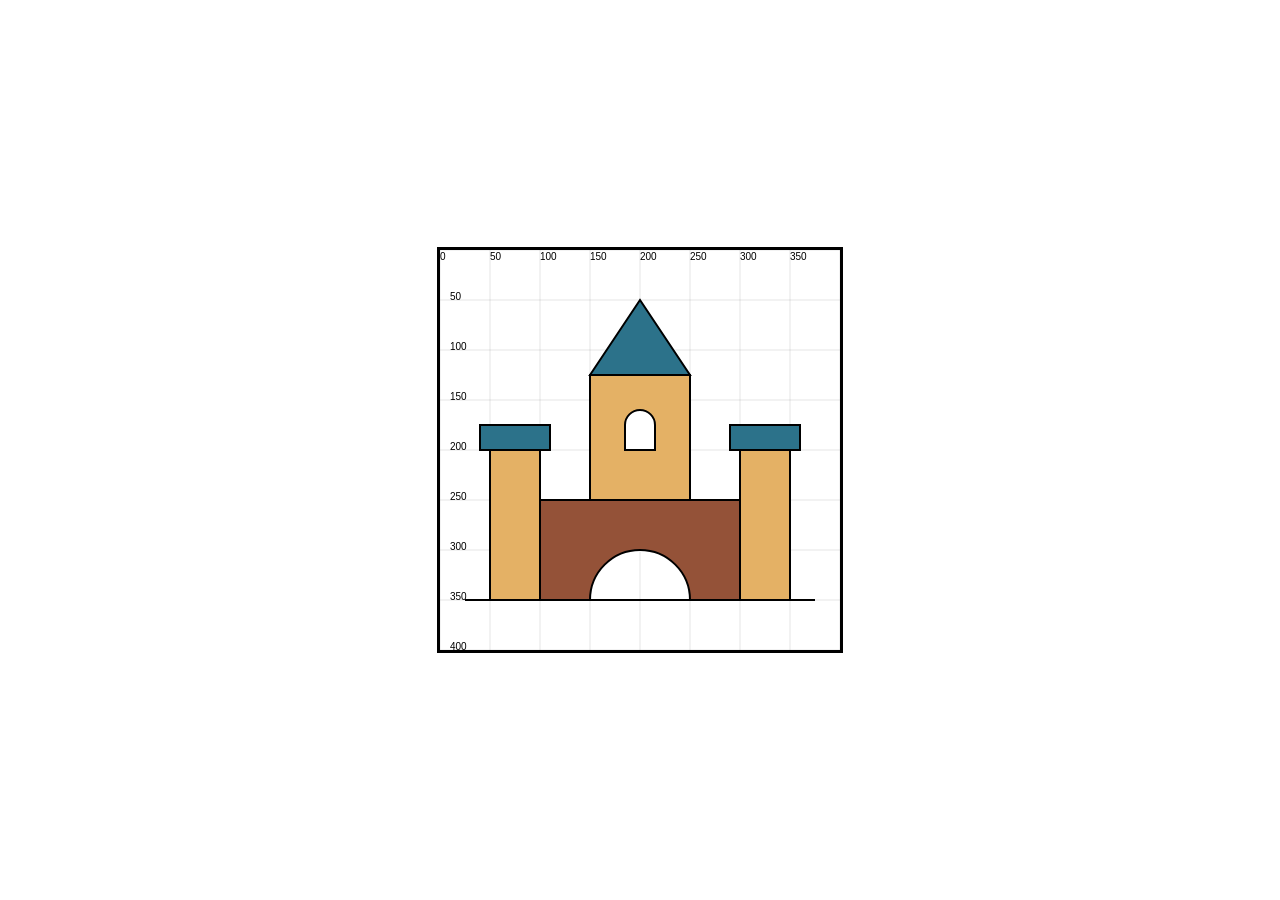
<file: hw7_CodePen_Export_PoWRjar/CodePen_Export_PoWRjar/dist/index.html>
<!DOCTYPE html>
<html lang="en" >
<head>
  <meta charset="UTF-8">
  <title>CodePen - 課堂練習-城堡繪製</title>
  <link rel="stylesheet" href="./style.css">

</head>
<body>
<!-- partial:index.partial.html -->
<canvas id="mycanvas"></canvas>
<!-- partial -->
  <script  src="./script.js"></script>

</body>
</html>
</file>
<file: hw11/css/style.css>
/* Custom Fonts */
@font-face {
	font-family: 'PTSans';
	src: 	url('fonts/PT-Sans.eot');
   src: 	url('fonts/PT-Sans.eot?#iefix') format('embedded-opentype'),
      	url('fonts/PT-Sans.woff') format('woff'),
         url('fonts/PT-Sans.ttf') format('truetype'),
         url('fonts/PT-Sans.svg#pt_sansregular') format('svg');
	font-weight: normal;
	font-style: normal;
}

@font-face {
	font-family: 'PTSans';
	src: 	url('fonts/PT-Sans-Bold.eot');
   src: 	url('fonts/PPT-Sans-Bold.eot?#iefix') format('embedded-opentype'),
         url('fonts/PT-Sans-Bold.woff') format('woff'),
         url('fonts/PT-Sans-Bold.ttf') format('truetype'),
         url('fonts/PT-Sans-Bold.svg#pt_sansbold') format('svg');
	font-weight: bold;
	font-style: normal;
}

@font-face {
	font-family: 'PTSans';
	src: 	url('fonts/PT-Sans-Italic.eot');
   src: 	url('fonts/PPT-Sans-Italic.eot?#iefix') format('embedded-opentype'),
         url('fonts/PT-Sans-Italic.woff') format('woff'),
         url('fonts/PT-Sans-Italic.ttf') format('truetype'),
         url('fonts/PT-Sans-Italic.svg#pt_sansitalic') format('svg');
	font-weight: normal;
	font-style: italic;
}

@font-face {
	font-family: 'PTSans';
	src: 	url('fonts/PT-Sans-BoldItalic.eot');
   src: 	url('fonts/PPT-Sans-BoldItalic.eot?#iefix') format('embedded-opentype'),
         url('fonts/PT-Sans-BoldItalic.woff') format('woff'),
         url('fonts/PT-Sans-BoldItalic.ttf') format('truetype'),
         url('fonts/PT-Sans-BoldItalic.svg#pt_sansbold_italic') format('svg');
	font-weight: bold;
	font-style: italic;
}

html {
	background-color: #608699;
	line-height: 1.7;
	box-sizing: border-box;
}

*, *:before, *:after {
	box-sizing: inherit;
}

body {
	font-family: 'PTSans', Arial, sans-serif;
	font-size: 15px;
	margin: 0;
	padding: 0;
}

h1, h2, h3, h4, h5, h6, p {
	margin-top: 0;
}

img {
	max-width: 100%;
	height: auto;
}

a {
	text-decoration: none;
}

.show-large {
	display: none;
}


/* Main Column Typography */
.main-area h2 {
	font-size: 165%;
	font-weight: normal;
}

.section {
	padding-left: 20px;
	padding-right: 20px;
}


.container {
	max-width: 960px;
	margin: 0 auto;
	padding: 0 10px;
	overflow: hidden;
}

.header {
	padding-top: 20px;
	color: #FFF;
	background-color: #405c71;
}

.header__title {
	margin: 0;
	font-weight: normal;
	font-size: 165%;
}

.header__slogan {
	font-size: 90%;
	margin: 0;
}

/* Site Navigation */
.nav {
	margin-top: 20px;
}

.nav__list {
	display: flex;
	flex-wrap: wrap;
	margin: 0;
	padding: 0;
}

.nav__item {
	list-style: none;
	width: 50%;
}

.nav__link {
	display: block;
	color: #FFF;
	background-color: #365267;
	padding: 15px 0;
	margin-right: 5px;
	margin-bottom: 5px;
	text-align: center;
}

.nav__link:hover {
	background-color: #2c465a;
}

/* End Site Navigation */
.content-area {
	background-color: #FFF;
	padding-bottom: 40px;
	padding-top: 20px;
}

.main-area {
	width: 66%;
	float: left;
	padding-right: 40px;
	box-sizing: border-box;
}

.sidebar {
	color: #999;
	font-size: 85%;
	padding-left: 20px;
}

.sidebar h3 {
	font-size: 138.5%;
	margin-bottom: 7px;
}

.info-box {
	background-color: #efeedb;
	border: 5px solid #e6e5c2;
	padding: 20px 40px 7px 40px;
	margin-bottom: 1em;
}

.box-a {
	background-color: #e7eff5;
	padding: 20px 20px 0 20px;
	border: 2px solid #d3dee7;
	margin-bottom: 15px;
}

/* Footer Style */
.footer {
	text-align: center;
	font-size: 85%;
	color: #FFF;
	padding-bottom: 20px;
	padding-top: 20px;
}

/* Grid Style */
.row {
	display: flex;
	flex-wrap: wrap;
	margin: 0 -10px;
}

.col {
	width: 100%;
	padding: 0 10px;
}

.col-xs-11 {width: 91.662%}
.col-xs-10 {width: 83.332%;}
.col-xs-9 {width: 75%;}
.col-xs-8 {width: 66.662%;}
.col-xs-7 {width: 58.331%;}
.col-xs-6 {width: 50%;}
.col-xs-5 {width: 41.662%;}
.col-xs-4 {width: 33.332%;}
.col-xs-3 {width: 25%;}
.col-xs-2 {width: 16.662%;}
.col-xs-1 {width: 8.332%;}

@media screen and (min-width: 768px){

	.col-sm-11{width: 91.662%;}
	.col-sm-10{width: 83.332%;}
	.col-sm-9{width: 75%;}
	.col-sm-8{width: 66.662%;}
	.col-sm-7{width: 58.331%;}
	.col-sm-6{width: 50%;}
	.col-sm-5{width: 41.662%;}
	.col-sm-4{width: 33.332%;}
	.col-sm-3{width: 25%;}
	.col-sm-2{width: 16.662%;}
	.col-sm-1{width: 8.332%;}

}

@media screen and (min-width: 1024px){

	.col-md-11{width: 91.662%;}
	.col-md-10{width: 83.332%;}
	.col-md-9{width: 75%;}
	.col-md-8{width: 66.662%;}
	.col-md-7{width: 58.331%;}
	.col-md-6{width: 50%;}
	.col-md-5{width: 41.662%;}
	.col-md-4{width: 33.332%;}
	.col-md-3{width: 25%;}
	.col-md-2{width: 16.662%;}
	.col-md-1{width: 8.332%;}

}
</file>
<file: hw4/css/style.css>
.background{
	color: #EDF2C5;
}

.all{
	margin: 53px 160px 35px 160px; 
}

.header{
	display: flex;
	flex-direction: row;
	justify-content: space-between;
}

.headleft{
	display: flex;
	justify-content: left;
	color: #778A50; 
	font-family: Arial Black;
}

.headright{
	display: flex;
	justify-content: right;
	align-self: flex-end;

}

.button{
	border-style: solid;
	border-width: 1px;
	border-color: #778A50;
	border-radius: 3px;
	margin-left: 10px;
	margin-bottom: 17px;
	padding: 3.2px 7px;
	color: #778A50;
	font-family: Arial Black;
	text-decoration: none;
}

.icon{
	width: 30px;
	height: 30px;
	margin-right: 10px;
	margin-bottom: 17px;
}

.line1{
	background-color: #778A50;
	height: 30px;
	width: 0.5px;
	border: none;
}

.nav{
	/*區塊圓框收角*/
	border-radius: 3px; 
	background-color: #778A50;
	padding: 16px 317px 16px 0px;
	margin-bottom: 20px;
}

.nav-list{
	display: flex;
	margin: 0;
	padding: 0;
}

.nav-list-item{
	list-style: none;
}

.nav-list-item-link{
	display: block;
	color: #EDF2C5;
	text-decoration: none;
	padding: 0px 30px;
	border: #778A50;
	font-family: Arial Black;
	white-space: nowrap;
}

.pumpkin{
	width: 100%;
}

.content{
	display: flex;
	justify-content: space-between;
}

.contenthead{
	display: block;
	justify-content: space-between;
	color: #EDF2C5;
	background-color: #778A50;
	padding: 15px 30px;
	font-family: Arial Black;
	border: #778A50;
	box-sizing: border-box;
	border-radius: 3px; 
}

.leftcontent{
	display: block;
	width: 48%;
}

.leftimg{
	display: flex;
	justify-content: space-between;
	width: 100%;

}

.rightcontent{
	display: block;
	width: 48%;
}

.righthead{
	font-family: Arial Black;
	display: block;
	color: #EDF2C5;
	background-color: #778A50;
	text-decoration: none;
	padding: 17px 30px 16px 30px;
	border: #778A50;
}

.rightcolor{
	background-color: #F7FBDA;
	padding: 5px 15px 5px 15px;
}

.rightword1{
	font-family: Arial;
	font-size: 12px;
	color: #7D7D7D;
	margin-bottom: 12px;
}

.rightword2{
	font-family: Arial;
	font-size: 12px;
	color: #7D7D7D;
	margin-top: 12px;
}

.line2{
	background-color: #7D7D7D;
	height: 0.5px;
	width: 100%;
	border: none;
	margin: 0px;
}

.footer{
	font-family: Arial;
	text-align: center;
	background-color: #778A50;
	color: #EDF2C5;
	padding: 24px 479px 25px 479px;
}

.footerword{
	white-space: nowrap;
}	

body{
	padding: 0px;
	margin: 0px;
}
</file>
<file: hw5/css/style.css>
#dtd{

	border:solid red 1px;
	width:1200px;
	height: 500px;
}
</file>
<file: hw6/css/style.css>
.container{
	/*border: solid blue 10px;*/
}


.box1{

	background: green;
	width: 100%;
	height: 400px;
	border: solid black 10px;
}

.box2{

	background: blue;
	width: 100%;
	height: 400px;
}

.box3{

	background: red;
	width: 100%;
	height: 400px;
}

.box4{

	background: pink;
	width: 100%;
	height: 400px;
}
</file>
<file: hw6_2_Bootstrap/css/style.css>
.navbar-brand img {
	height: 50px;
}

@media (min-width: 768px) {
/*nav選單*/
	.navbar{
	padding-left:50px!important;
	padding-right:50px!important; 
	}
}

.banner {
	margin-top: 76px;
}
.banner .container-fluid {
	padding:0!important;
}

.about {
	padding:100px 0;
	background:linear-gradient(#ffffff,#F0E5DE); 
}

.about img {
	box-shadow:2px 2px 4px gray;
}
.title {
	font-size:20px;
	font-weight: bold;
}

.title_line {
	border-color:#ffffff;
}

.story {
	padding: 50px 0;
	font-size: 18px;
}

.story span {
	font-style: italic;
	font-size: 20px;
	display: block;
	margin-bottom: 10px;
	font-weight: bold;
}
.title_line {
	margin-bottom: 50px;
}

.product {
	background-color: #F0E5DE;
	padding-bottom:70px;
}
.product .card {
	background-color: #ffffff;
	padding: 20px 10px;
	margin-bottom: 10px;
}
.product img {
	width:100%;
	margin-bottom:20px;
}

.product img:hover {
	opacity: 0.8;
}
.product_name {
	padding: 10px;
}

.contact {
	height:750px;
	padding-top: 100px;
	background-image: url(../img/contact_bg.jpg);
	background-repeat: no-repeat;
	background-attachment: fixed;
	background-size: cover;
	background-position: top center;
}

.contact .title {
	color:#ffffff;
}

.contact .form {
	max-width: 600px;
	margin:0 auto;
	padding: 0 30px;
	color:#ffffff;
}

.form input {
	height: 40px;
	width: 100%;
	background-color: #ffffff;
	border-radius: 5px;
	border:0px;
	padding: 12px;
	resize: vertical;
	color: #000000;
	margin:7.5px 0;
}

.form textarea {
	height: 200px;
	width: 100%;
	background-color: #ffffff;
	border-radius: 5px;
	border:0px;
	padding: 12px;
	resize: vertical;
	color: #000000;
	margin:7.5px 0;
}

input[type=submit] {
  background-color: #ABD0CE;
  color: white;
  cursor: pointer;
  width: 100px!important;
  height: 48px;
}

input[type=submit]:hover {
  background-color: #8ABCB8;
}
</file>
<file: hw2/C2_Selector/css/style.css>
<!DOCTYPE html>
<html>

h1 {
  color:red;
}
p {
  color:darkblue;
}

.article-body {
  background-color: lightgray;
}

#footer-p {
  color: darkgray;
}

header p {
  color: gray;
}

</html>
</file>
<file: hw2/D4_Styling/css/style.css>
html {
	background-color: #95A7B5;
	box-sizing: border-box;
}

*,*:before,*:after {
	box-sizing: inherit
}

body {
	font-family: Tahoma, sans-serif;
	font-size: 80%;
}

.container {
	max-width: 940px;
	margin-left: auto;
	margin-right: auto;
	background-color: #FFF;
	padding-left: 20px;
	padding-right: 20px;
}

.header {
	padding-top: 25px;
	padding-bottom: 25px;
	color: #2F375B;
}

.header-title {
	margin: 0;
	font-weight: normal;
	font-size: 165%;
}

.header-slogan {
	margin: 0;
}

.content-area {
	display: flex;
	border-top: 2px solid #95A7B5;
	border-bottom: 2px solid #95A7B5;
}

.main-area {
	width: 66%;
	padding-right: 30px;
}

.sidebar {
	width: 34%;
	background-color: #75ACC0;
	padding: 20px 40px;
	font-size: 85%;
}

.footer {
	text-align: center;
	font-size: 85%;
	color: #999;
	padding-bottom: 20px;
	padding-top: 20px;
}
</file>
<file: hw2/D5_StyleNav/css/style.css>
/* GLobal Style */
html {
	background-color: #869960;
	box-sizing: border-box;
}

*,*:before,*:after {
	box-sizing: inherit
}

body {
	font-family: Tahoma, sans-serif;
	font-size: 87%;
}

.container {
	max-width: 940px;
	margin-left: auto;
	margin-right: auto;
	background-color: #FFF;
	padding-left: 40px;
	padding-right: 40px;
}

/* Header Style */
.header {
	padding-top: 20px;
	/* padding-bottom: 20px; */
	color: #617140;
}

.header-title {
	margin: 0;
	font-weight: normal;
	font-size: 165%;
}

.header-slogan {
	margin: 0;
}

/* Navitation Bar Style */
.nav {
	margin-top: 20px;
}

.nav-list {
	display: flex;
	margin: 0;
	padding: 0;
}

.nav-list-item {
	list-style: none;
	margin-right: 5px;
}

.nav-list-item-link {
	display: block;
	color: #617140;
	text-decoration: none;
	padding: 10px 20px;
	border: 3px solid #e5e9dc;
	border-bottom: none;
}

.nav-list-item-link:hover {
	background-color: #e5e9dc;
}


/* Content Style */
.content-area {
	display: flex;
	border-top: 3px solid #e5e9dc;
	border-bottom: 3px solid #e5e9dc;
}

/* Main-Area Style */
.main-area {
	width: 66%;
	padding-right: 40px;
}

/* SideBar Style */
.sidebar {
	width: 34%;
	background-color: #e5e9dc;
	padding: 20px 40px;
	font-size: 85%;
}

/* Footer */
.footer {
	text-align: center;
	font-size: 85%;
	color: #999;
	padding-bottom: 20px;
	padding-top: 20px;
}
</file>
<file: hw2/D7_DropDownNav/css/style.css>
/* GLobal Style */
html {
	background-color: #869960;
	box-sizing: border-box;
}

*,
*:before,
*:after {
	box-sizing: inherit
}

body {
	font-family: Tahoma, sans-serif;
	font-size: 87%;
}

.container {
	max-width: 940px;
	margin-left: auto;
	margin-right: auto;
	background-color: #FFF;
	padding-left: 40px;
	padding-right: 40px;
}

/* Header Style */
.header {
	padding-top: 20px;
	/* padding-bottom: 20px; */
	color: #617140;
}

.header-title {
	margin: 0;
	font-weight: normal;
	font-size: 165%;
}

.header-slogan {
	margin: 0;
}

/* Navitation Bar Style */
.nav {
	margin-top: 20px;
}

.nav-list {
	display: flex;
	margin: 0;
	padding: 0;
}

.nav-sublist {
	position: relative;
	background-color: #e5e9dc;
	margin: 0;
	padding: 0;
	display: none;
}

.nav-list-item {
	list-style: none;
	margin-right: 5px;
}

.nav-list-item-link {
	display: block;
	color: #617140;
	text-decoration: none;
	padding: 10px 20px;
	border: 3px solid #e5e9dc;
	border-bottom: none;
}

.nav-list-item-link:hover {
	/* background-color: #e5e9dc; */
}

.nav-list-item:hover > .nav-list-item-link {
	background-color: #e5e9dc;
}


.nav-sublist .nav-list-item-link:hover {
	background-color: #869960;
	color: #fff;
}



.nav-list-item:hover .nav-sublist{
	display: block;
}


/* Content Style */
.content-area {
	display: flex;
	border-top: 3px solid #e5e9dc;
	border-bottom: 3px solid #e5e9dc;
}

/* Main-Area Style */
.main-area {
	width: 66%;
	padding-right: 40px;
}

/* SideBar Style */
.sidebar {
	width: 34%;
	background-color: #e5e9dc;
	padding: 20px 40px;
	font-size: 85%;
}

/* Footer */
.footer {
	text-align: center;
	font-size: 85%;
	color: #999;
	padding-bottom: 20px;
	padding-top: 20px;
}
</file>
<file: hw2/C3_BoxModel/Finished/css/style.css>
.box-a {
  background-color: lightgray;
  padding: 30px;
  border: 3px solid black;
  margin-bottom: 20px;
  width: 200px;
  height: 150px;
  box-sizing: border-box;
}

.box-b {
  background-color: orange;
  width: 200px;
  height: 150px;
}
</file>
<file: hw7_CodePen_Export_PoWRjar/CodePen_Export_PoWRjar/dist/style.css>
html,body{
  height: 100%;
  display: flex;
  /*水平置中*/
  justify-content: center;
   /*垂直置中*/
  align-items: center;
}
canvas{
  border: 3px solid black;
}
</file>
